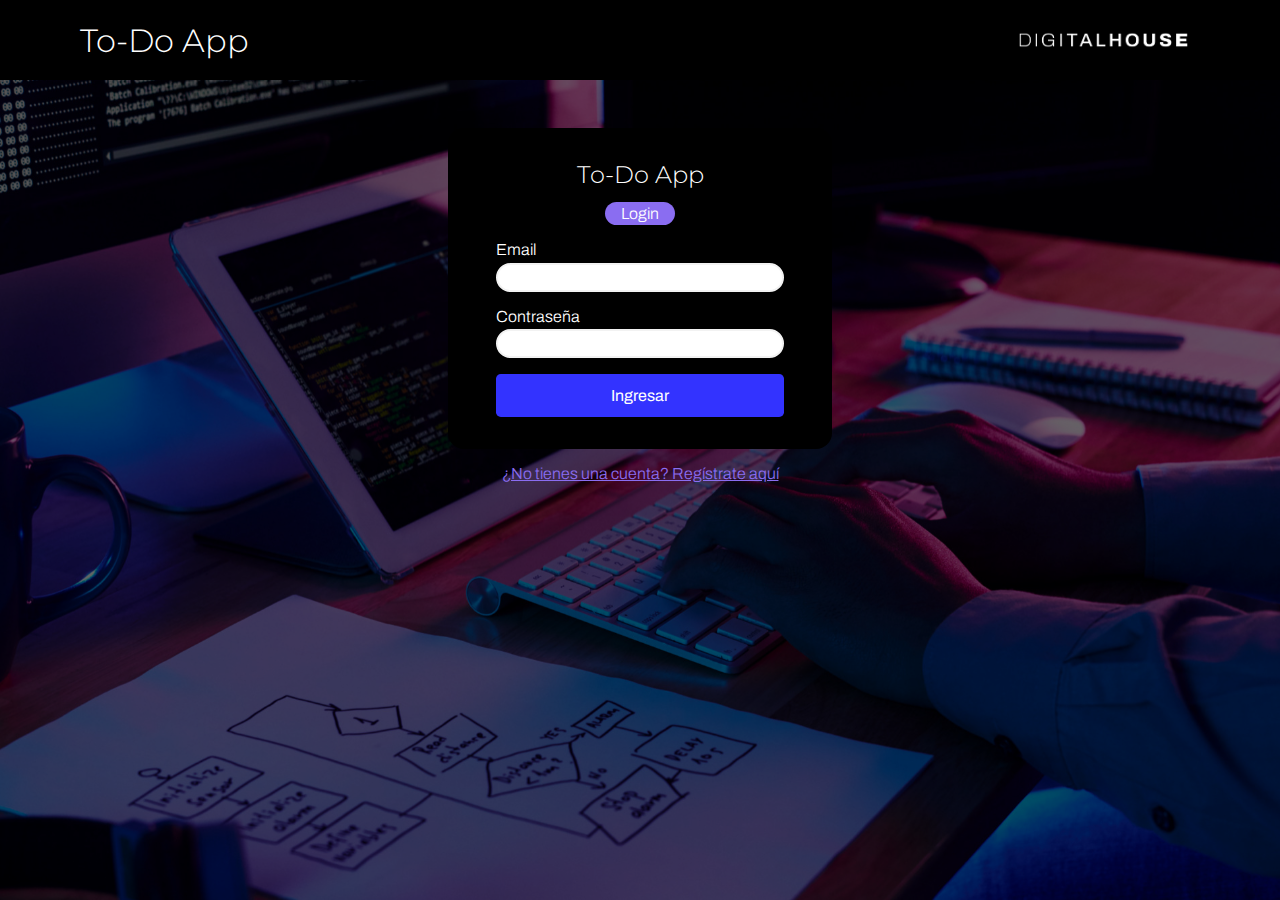
<file: index.html>
<!DOCTYPE html>
<html lang="es">

      <head>
            <meta charset="UTF-8">
            <meta http-equiv="X-UA-Compatible" content="IE=edge">
            <meta name="viewport" content="width=device-width, initial-scale=1.0">
            <title>ToDo App</title>
            <link rel="icon" type="image/x-icon" href="./assets/DH_Logo_Black.png">
            <meta name="description" content="Digital House CTD | Proyecto integrador | FRONTEND II"/>


            <!-- ---------------- estilos compartidos de login y signup ---------------- -->
            <link rel="stylesheet" href="./css/loginSignupStyles.css">

            <!-- ---------------------- logica aplicada en login ----------------------- -->
            <script src="./scripts/utils.js"></script>
            <script src="./scripts/login.js"></script>

      </head>

      <body>

            <header class="container">
                  <nav>
                        <h1>To-Do App</h1>
                        <img src="./assets/DigitalHouse_Logo_White.png" alt="logo DH">
                  </nav>
            </header>

            <div class="container">
                  <form>
                        <div class="form-header">
                              <h2>To-Do App</h2>
                              <p class="rounded">Login</p>
                        </div>

                        <label>Email</label>
                        <input id="inputEmail" type="text">
                        <label>Contraseña</label>
                        <input id="inputPassword" type="password">

                        <button type="submit">Ingresar</button>

                  </form>

                  <div class="ingresarA">
                        <a href="signup.html">¿No tienes una cuenta? Regístrate aquí</a>
                  </div>

            </div>

      </body>

</html>
</file>
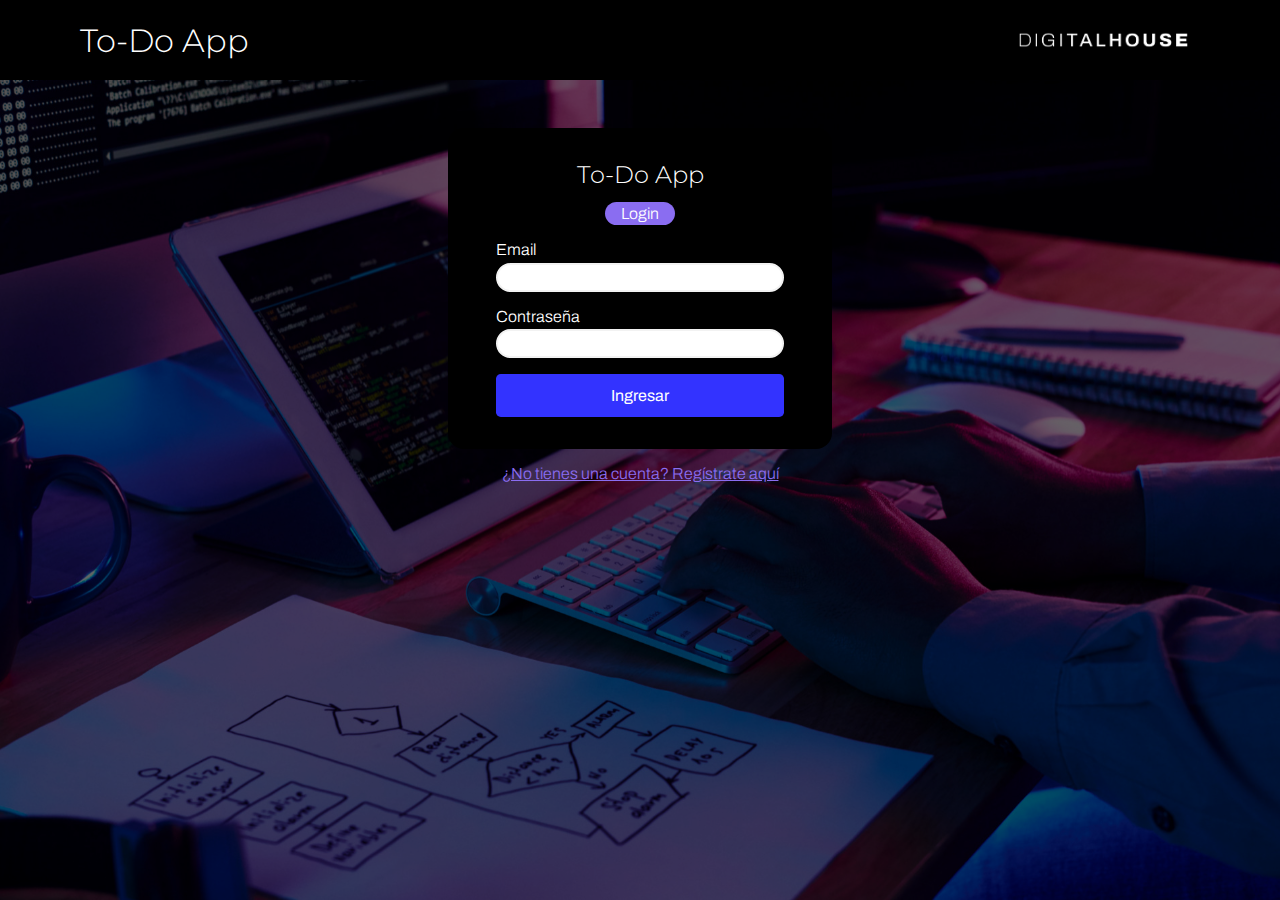
<file: login.html>
<!DOCTYPE html>
<html lang="es">
<head>
  <meta charset="UTF-8">
  <meta name="viewport" content="width=device-width, initial-scale=1.0">
  <title>ToDo App</title>
  <link rel="icon" type="image/x-icon" href="./assets/DH_Logo_Black.png">
  <meta name="description" content="Digital House CTD | Proyecto integrador | FRONTEND II"/>
  <!-- estilos compartidos de login y signup -->
  <link rel="stylesheet" href="./css/loginSignupStyles.css">
</head>

<body>
  <header class="container">
    <nav>
      <h1>To-Do App</h1>
      <img src="./assets/DigitalHouse_Logo_White.png" alt="logo DH">
    </nav>
  </header>
  
  <div class="container">
    <form>
      <div class="form-header">
        <h2>To-Do App</h2>
        <p class="rounded">Login</p>
      </div>
      
      <label>Email</label>
      <input id="inputEmail" type="text">
      <label>Contraseña</label>
      <input id="inputPassword" type="password">
      
      <button type="submit">Ingresar</button>
    </form>
    
    <div class="ingresarA">
      <a href="./signup.html">¿No tienes una cuenta? Regístrate aquí</a>
    </div>
  </div>
  <script src="./scripts/utils.js"></script>
  <!-- logica aplicada en login -->
  <script src="./scripts/login.js"></script>
</body>
</html>
</file>
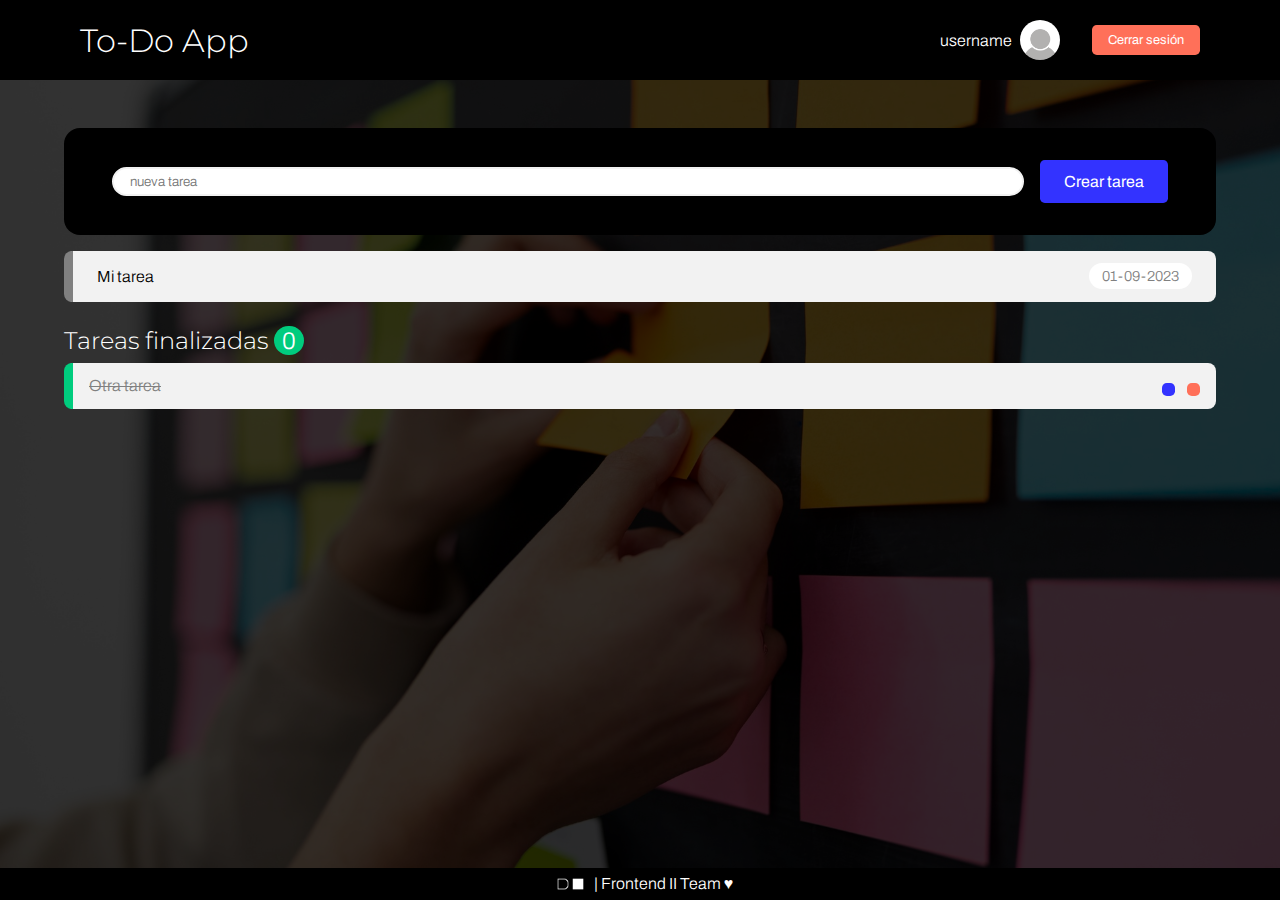
<file: mis-tareas.html>
<!DOCTYPE html>
<html lang="es">

      <head>
            <meta charset="UTF-8">
            <meta http-equiv="X-UA-Compatible" content="IE=edge">
            <meta name="viewport" content="width=device-width, initial-scale=1.0">
            <title>ToDo App</title>
            <link rel="icon" type="image/x-icon" href="./assets/DH_Logo_Black.png">
            <meta name="description" content="Digital House CTD | Proyecto integrador | FRONTEND II" />

            <!-- ----------------------------- estilos CSS ----------------------------- -->
            <link rel="stylesheet" href="./css/tasksStyles.css">

            <!-- ------------------- libreria de iconos Fontawesome -------------------- -->
            <link rel="stylesheet" href="https://cdnjs.cloudflare.com/ajax/libs/font-awesome/6.1.1/css/all.min.css"
            integrity="sha512-KfkfwYDsLkIlwQp6LFnl8zNdLGxu9YAA1QvwINks4PhcElQSvqcyVLLD9aMhXd13uQjoXtEKNosOWaZqXgel0g=="
            crossorigin="anonymous" referrerpolicy="no-referrer" />

            <!-- logica de la página -->
            <script src="./scripts/taks.js"></script>

      </head>

      <body>

            <!-- cabecera con barra de navegación -->
            <header class="container">
                  <nav>
                        <h1>To-Do App</h1>

                        <div class="user-info">
                              <p>username</p>
                              <div class="user-image"></div>
                              <button id="closeApp"><i class="fa-solid fa-right-from-bracket"></i> Cerrar sesión</button>
                        </div>
                  </nav>
            </header>

            <main class="container">
                  <!-- carga de tareas -->
                  <form class="nueva-tarea">
                        <input id="nuevaTarea" type="text" placeholder="nueva tarea">
                        <button type="submit"><i class="fa-solid fa-pencil"></i> Crear tarea</button>
                  </form>

                  <!-- contenedor vacío para las que pasen a pendientes -->
                  <ul class="tareas-pendientes">
                        <li class="tarea">
                              <button class="change" id="01"><i class="fa-regular fa-circle"></i></button>
                              <div class="descripcion">
                                    <p class="nombre">Mi tarea</p>
                                    <p class="timestamp">01-09-2023</p>
                              </div>
                        </li>
                  </ul>

                  <h2>Tareas finalizadas <span id="cantidad-finalizadas">0</span></h2>
                  <!-- contenedor vacío para las que pasen a terminadas -->
                  <ul class="tareas-terminadas">
                        <li class="tarea">
                              <div class="hecha">
                                    <i class="fa-regular fa-circle-check"></i>
                              </div>
                              <div class="descripcion">
                                    <p class="nombre">Otra tarea</p>
                                    <div class="cambios-estados">
                                          <button class="change incompleta" id="002"><i class="fa-solid fa-rotate-left"></i></button>
                                          <button class="borrar" id="002"><i class="fa-regular fa-trash-can"></i></button>
                                    </div>
                              </div>
                        </li>
                  </ul>

            </main>


            <footer>
                  <img src="./assets/DH_Logo_White.png" alt="">
                  <p>| Frontend II Team ♥</p>
            </footer>
      </body>

</html>
</file>
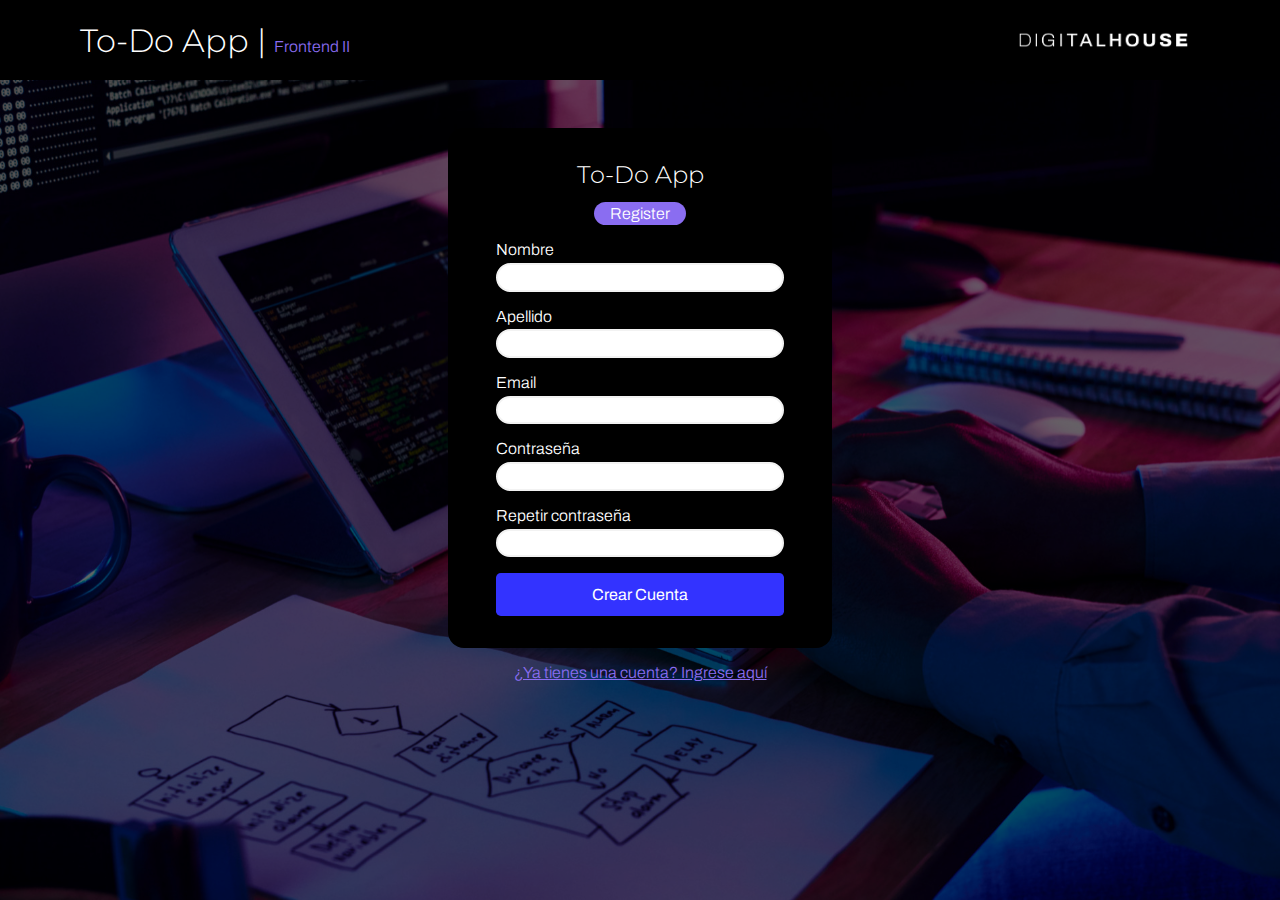
<file: signup.html>
<!DOCTYPE html>
<html lang="es">

      <head>
            <meta charset="UTF-8">
            <meta http-equiv="X-UA-Compatible" content="IE=edge">
            <meta name="viewport" content="width=device-width, initial-scale=1.0">
            <title>ToDo App</title>
            <link rel="icon" type="image/x-icon" href="./assets/DH_Logo_Black.png">
            <meta name="description" content="Digital House CTD | Proyecto integrador | FRONTEND II"/>


            <!-- ---------------- estilos compartidos de login y signup ---------------- -->
            <link rel="stylesheet" href="./css/loginSignupStyles.css">


            <!-- ---------------------- logica aplicada en register -------------------- -->
            <script src="./scripts/utils.js"></script>
            <script src="./scripts/signup.js"></script>

      </head>

      <body>
            <header class="container">
                  <nav>
                        <h1>To-Do App | <span>Frontend II</span></h1>
                        <img src="./assets/DigitalHouse_Logo_White.png" alt="logo DH">
                  </nav>
            </header>

            <div class="container">
                  <form>
                        <div class="form-header">
                              <h2>To-Do App</h2>
                              <p class="rounded">Register</p>
                        </div>

                        <label>Nombre</label>
                        <input id="inputNombre" type="text">

                        <label>Apellido</label>
                        <input id="inputApellido" type="text">

                        <label>Email</label>
                        <input id="inputEmail" type="text">

                        <label>Contraseña</label>
                        <input id="inputPassword" type="password">

                        <label>Repetir contraseña</label>
                        <input id="inputPasswordRepetida" type="password">

                        <button type="submit">Crear Cuenta</button>
                  </form>

                  <div class="ingresarA">
                        <a href="index.html">¿Ya tienes una cuenta? Ingrese aquí</a>
                  </div>
            </div>

      </body>

</html>
</file>
<file: css/loginSignupStyles.css>
@import url('./globalStyles.css');

body {
    background-image: url('../assets/wallpaper1.jpg');
    background-repeat: no-repeat;
    background-position: center;
    background-size: cover;
    /* capa sobre fondo */
    box-shadow: inset 0 0 0 1000px rgba(0, 0, 0, .6);

}

header {
    background-color: var(--negro);
    height: 5rem;
    margin-bottom: 3rem;
}

nav {
    padding: 1rem;
    height: 100%;
    display: flex;
    justify-content: space-between;
    align-items: center;
}

nav h1 span {
    font-weight: 300;
    font-size: 1rem;
    color: var(--lila);
}
nav img {
    display: block;
    height: 80%;
}

.container {
    padding: 0 5%;
}

form {
    background-color: var(--negro);
    max-width: 24rem;
    margin: 0 auto;
    padding: 2rem 3rem;
    border-radius: 1rem;
    display: flex;
    flex-direction: column;
}


.form-header {
    display: flex;
    flex-direction: column;
    align-items: center;
    margin-bottom: 1rem;
}

.form-header h2 {
    margin-bottom: .8rem;
}

.form-header p {
    background-color: var(--lila);
    padding: .2rem 1rem;
}

form label {
    margin-bottom: .3rem;
}

form input {
    border-radius: 100vh;
    margin-bottom: 1rem;
    padding: .3rem 1rem;
    border: 2px solid var(--app-grey);
}

form input:focus {
    outline: none;
    border: 2px solid var(--lila);
}

form button{
    background-color: var(--azul);
    color: white;
    padding: .8rem 0;
    border-radius: .3rem;
    font-size: 1rem;
    font-weight: 400;
}
form button:hover{
    background-color: var(--azul-hover);
}

.ingresarA {
    padding: 1rem 0;
    text-align: center;
}

.ingresarA a {
    color: var(--lila);
}
.ingresarA a:hover{
    color: var(--azul);
}

/* Estilos para ver la validación */
form span {
    padding-bottom: 20px;
    text-align: center;
}

.valido{
    color: rgb( 100, 255, 100 );
}

.invalid {
    border: solid 2px rgb( 255, 80, 80 );
    box-shadow: 0 0 10px rgb( 255, 80, 80 );
}
 
.error {
    color: rgb( 255, 80, 80 );
    display: block;
}
</file>
<file: css/tasksStyles.css>
@import url('./globalStyles.css');


body {
    background-color: var(--oscuro);
    background-image: url('../assets/wallpaper3.jpg');
    background-repeat: no-repeat;
    background-position: center;
    background-size: cover;
    /* capa sobre fondo */
    box-shadow: inset 0 0 0 1000px rgba(0, 0, 0, .8);

}

header {
    background-color: var(--negro);
    height: 5rem;
    margin-bottom: 3rem;
}

nav {
    padding: 1rem;
    height: 100%;
    display: flex;
    justify-content: space-between;
    align-items: center;
}

nav .user-info {
    display: flex;
    justify-content: space-between;
    align-items: center;
}

nav .user-info .user-image {
    width: 40px;
    height: 40px;
    background-color: white;
    background-image: url('../assets/user.png');
    background-repeat: no-repeat;
    background-position: center;
    background-size: cover;
    border-radius: 50vh;
    margin-left: .5rem;
}

nav .user-info button {
    background-color: var(--laranja);
    color: white;
    padding: .5rem 1rem;
    margin-left: 2rem;
    border-radius: .3rem;
    font-size: .8rem;
    font-weight: 400;
}


.container {
    padding: 0 5%;
}

form {
    background-color: var(--negro);
    padding: 2rem 3rem;
    margin-bottom: 1rem;
    border-radius: 1rem;
    display: flex;
    justify-content: space-around;
    align-items: center;
}

form input {

    flex-grow: 1;
    border-radius: 100vh;
    padding: .3rem 1rem;
    border: 2px solid var(--app-grey);
}

form input:focus {
    outline: none;
    border: 2px solid var(--lila);
}

form button {
    background-color: var(--azul);
    color: white;
    padding: .8rem 1.5rem;
    border-radius: .3rem;
    font-size: 1rem;
    margin-left: 1rem;
    font-weight: 400;
}

form button:hover {
    background-color: var(--azul-hover);
}

main ul {
    color: black;
}

main h2 {
    margin: 1.5rem 0 .5rem 0;
}

/* ------------Tareas pendientes */
.tareas-pendientes .tarea {
    background-color: var(--app-grey);
    margin-bottom: .7rem;
    border-radius: .5rem;
    border-left: .6rem solid grey;
    padding: .5rem 1rem;
    display: flex;
    justify-content: space-between;
    align-items: center;
}

.tareas-pendientes .tarea i {
    pointer-events: none;
    color: grey;
    font-size: 1.4rem;
    border-radius: 50vh;
}

.tareas-pendientes .tarea button {
    border-radius: 50vh;
}

.tareas-pendientes .tarea button:hover i {
    color: var(--verde);
}

.tareas-pendientes .tarea button:active {
    background-color: var(--verde);
}

.tareas-pendientes .tarea .descripcion {
    padding: .3rem .5rem;
    flex-grow: 1;
    display: flex;
    align-items: center;
}

.tareas-pendientes .tarea .descripcion .nombre {
    flex-grow: 1;
}

.tareas-pendientes .tarea .descripcion .timestamp {
    margin-left: 1rem;
    padding: .3rem .8rem;
    border-radius: 50vh;
    background-color: white;
    color: grey;
    font-size: .9rem;
}

/* ------------Tareas terminadas */
#cantidad-finalizadas {
    background-color: var(--verde);
    border-radius: 50vh;
    padding: .1rem .5rem;
}

.tareas-terminadas .tarea {
    background-color: var(--app-grey);
    margin-bottom: .7rem;
    border-radius: .5rem;
    border-left: .6rem solid var(--verde);
    padding: .5rem;
    display: flex;
    justify-content: space-between;
    align-items: center;
}

.tareas-terminadas .tarea .hecha i {
    font-size: 1.4rem;
    border-radius: 50vh;
    color: var(--verde);
}

.cambios-estados i {
    pointer-events: none;
}

.tareas-terminadas .tarea .descripcion {
    padding: .3rem .5rem;
    color: grey;
    flex-grow: 1;
    display: flex;
    align-items: center;
}

.tareas-terminadas .tarea .descripcion .nombre {
    text-decoration: line-through;
    flex-grow: 1;
}

.tareas-terminadas .tarea .descripcion button {
    font-size: .9rem;
    color: white;
    margin-left: .6rem;
    padding: .4rem;
    border-radius: .3rem;
}

.tareas-terminadas .tarea .cambios-estados button:hover {
    color: var(--negro);
}

.tareas-terminadas .tarea .cambios-estados button:active {
    color: white;
}

.tareas-terminadas .tarea .descripcion .incompleta {
    background-color: var(--azul);
}

.tareas-terminadas .tarea .descripcion .borrar {
    background-color: var(--laranja);
}

footer {
    height: 2rem;
    width: 100%;
    background-color: var(--negro);
    position: fixed;
    bottom: 0;
    display: flex;
    justify-content: center;
    align-items: center;
}

footer img {
    height: 100%;
}
</file>
